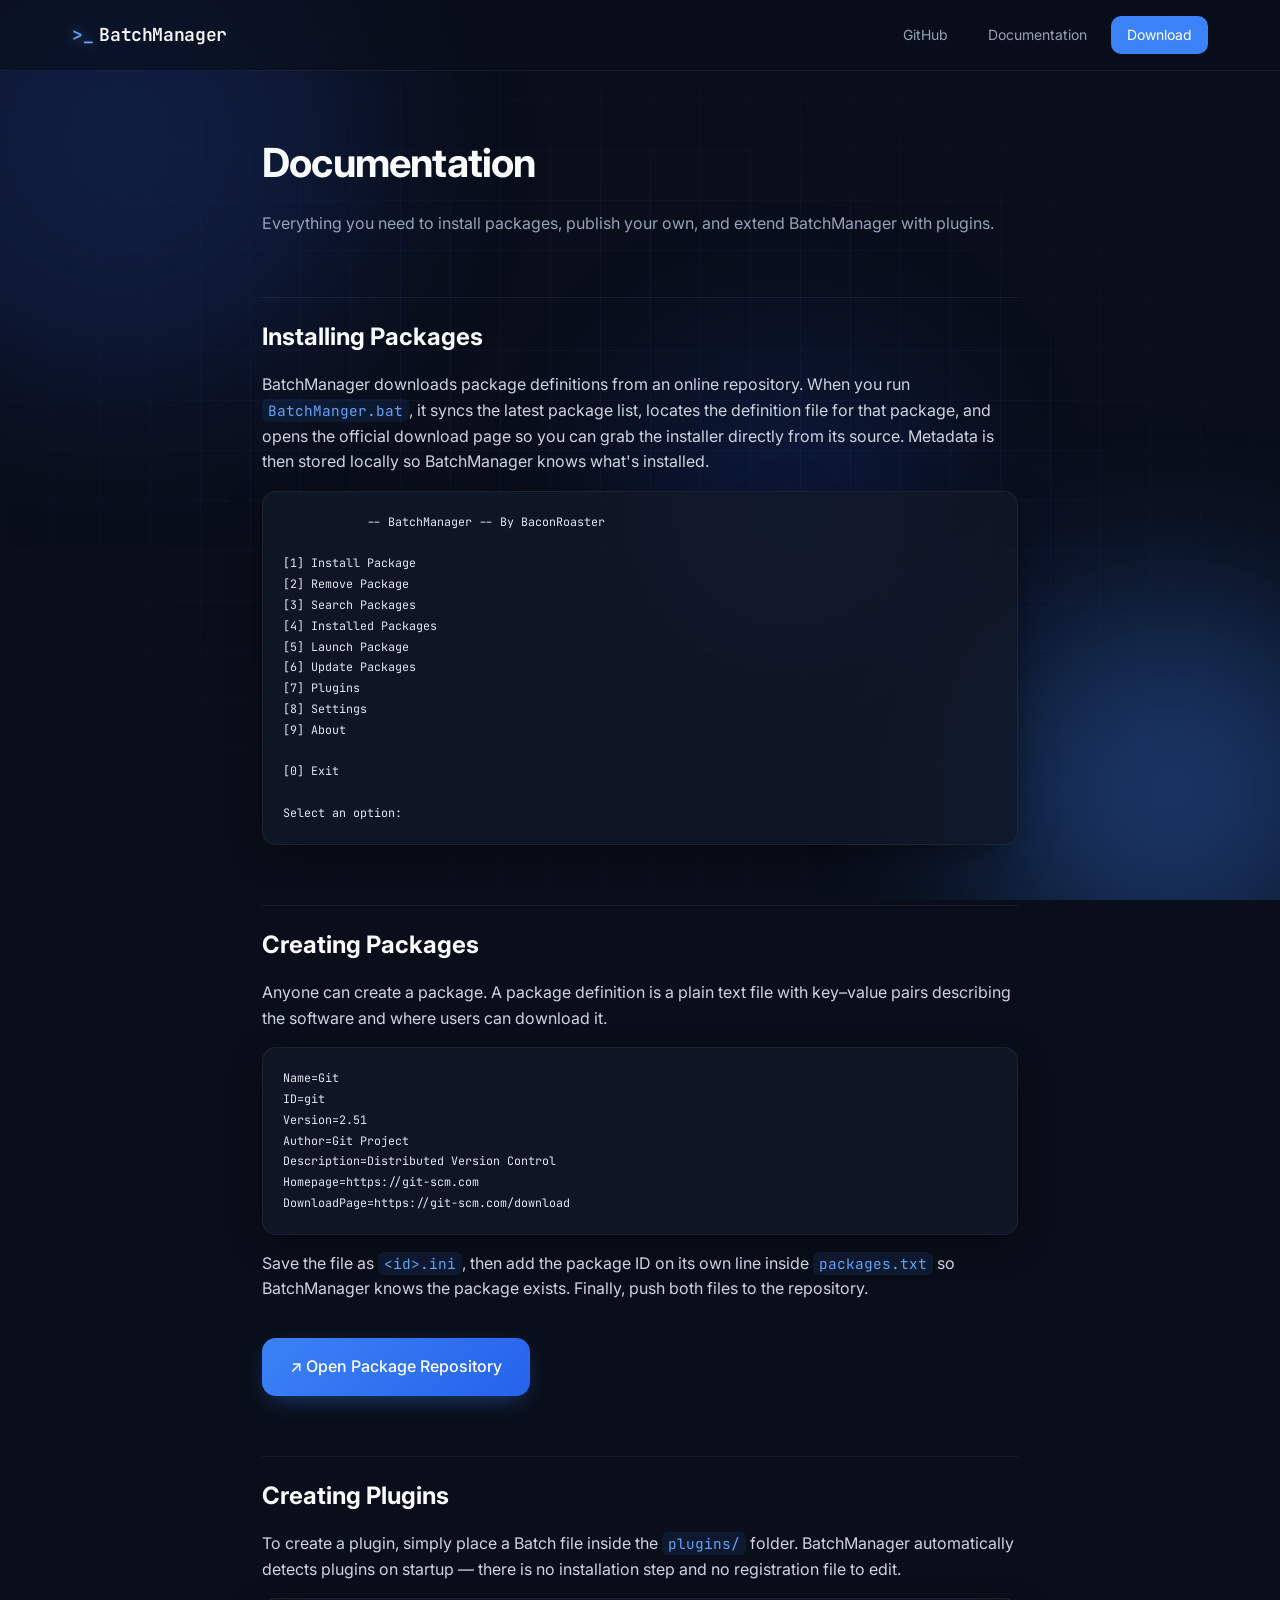
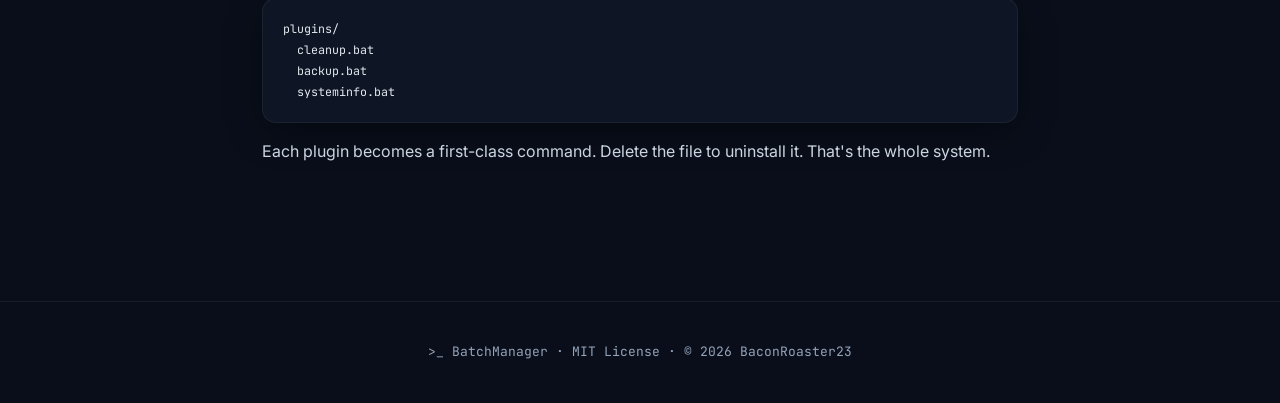
<file: assets/docs.html>
<!doctype html>
<html lang="en">
<head>
  <meta charset="utf-8" />
  <meta name="viewport" content="width=device-width,initial-scale=1" />
  <title>Documentation — BatchManager</title>
  <meta name="description" content="Learn how to install packages, create your own, and build plugins for BatchManager." />
  <link rel="icon" type="image/svg+xml" href="favicon.svg" />
  <link href="https://fonts.googleapis.com/css2?family=Inter:wght@400;500;600;700&family=JetBrains+Mono:wght@400;500;600&display=swap" rel="stylesheet" />
  <link rel="stylesheet" href="docs.css" />
</head>
<body>
  <div class="bg-layer" aria-hidden="true">
    <div class="bg-grid"></div>
    <div class="blob blob-1"></div>
    <div class="blob blob-2"></div>
    <div class="blob blob-3"></div>
  </div>

  <nav class="nav">
    <div class="nav-inner">
      <a class="logo"><span class="prompt">&gt;_</span>BatchManager</a>
      <div class="nav-links">
        <a class="nav-link" href="https://github.com/baconroaster23/BatchManager" target="_blank" rel="noopener">GitHub</a>
        <a class="nav-link" href="docs.html">Documentation</a>
        <a class="nav-link cta" href="https://github.com/baconroaster23/install" download>Download</a>
      </div>
    </div>
  </nav>

  <main class="docs-wrap">
    <h1>Documentation</h1>
    <p style="color:var(--muted)">Everything you need to install packages, publish your own, and extend BatchManager with plugins.</p>

    <h2>Installing Packages</h2>
    <p>
      BatchManager downloads package definitions from an online repository.
      When you run <code>BatchManger.bat</code>, it syncs the latest package list,
      locates the definition file for that package, and opens the official download page
      so you can grab the installer directly from its source. Metadata is then stored
      locally so BatchManager knows what's installed.
    </p>
    <pre><code>            -- BatchManager -- By BaconRoaster

[1] Install Package
[2] Remove Package
[3] Search Packages
[4] Installed Packages
[5] Launch Package
[6] Update Packages
[7] Plugins
[8] Settings
[9] About

[0] Exit

Select an option:</code></pre>

    <h2>Creating Packages</h2>
    <p>
      Anyone can create a package. A package definition is a plain text file with
      key–value pairs describing the software and where users can download it.
    </p>
    <pre><code>Name=Git
ID=git
Version=2.51
Author=Git Project
Description=Distributed Version Control
Homepage=https://git-scm.com
DownloadPage=https://git-scm.com/download</code></pre>
    <p>
      Save the file as <code>&lt;id&gt;.ini</code>, then add the package ID on its own line
      inside <code>packages.txt</code> so BatchManager knows the package exists. Finally,
      push both files to the repository.
    </p>
    <a class="repo-btn" href="https://github.com/baconroaster23/batchpkgsini" target="_blank" rel="noopener">
      ↗ Open Package Repository
    </a>

    <h2>Creating Plugins</h2>
    <p>
      To create a plugin, simply place a Batch file inside the <code>plugins/</code> folder.
      BatchManager automatically detects plugins on startup — there is no installation
      step and no registration file to edit.
    </p>
    <pre><code>plugins/
  cleanup.bat
  backup.bat
  systeminfo.bat</code></pre>
    <p>
      Each plugin becomes a first-class command. Delete the file to uninstall it.
      That's the whole system.
    </p>
  </main>

  <footer class="footer">
    <div class="container">
      &gt;_ BatchManager · MIT License · © 2026 BaconRoaster23
    </div>
  </footer>
</body>
</html>
</file>
<file: assets/docs.css>
/* =========================================================
   BatchManager — Documentation Page Styles
   Self-contained dark blue theme for docs.html.
   ========================================================= */

/* ---------- Root Tokens ---------- */
:root {
  --bg: #090E1A;
  --card: #111827;
  --primary: #3B82F6;
  --glow: #60A5FA;
  --text: #F8FAFC;
  --muted: #94A3B8;
  --border: rgba(255, 255, 255, 0.06);
  --radius: 14px;
  --radius-lg: 20px;
  --shadow-soft: 0 10px 40px -10px rgba(0, 0, 0, 0.6);
  --shadow-glow: 0 0 40px -10px rgba(59, 130, 246, 0.5);
  --font-mono: "JetBrains Mono", "Fira Code", ui-monospace, SFMono-Regular, Menlo, monospace;
  --font-sans: "Inter", -apple-system, BlinkMacSystemFont, "Segoe UI", Roboto, sans-serif;
}

/* ---------- Base ---------- */
*, *::before, *::after { box-sizing: border-box; }
html { scroll-behavior: smooth; }
body {
  margin: 0;
  background: var(--bg);
  color: var(--text);
  font-family: var(--font-sans);
  line-height: 1.6;
  -webkit-font-smoothing: antialiased;
  overflow-x: hidden;
  min-height: 100vh;
}
a { color: inherit; text-decoration: none; }

/* ---------- Animated Background ---------- */
.bg-layer {
  position: fixed;
  inset: 0;
  z-index: -2;
  pointer-events: none;
  overflow: hidden;
}
.bg-grid {
  position: absolute;
  inset: 0;
  background-image:
    linear-gradient(rgba(59, 130, 246, 0.05) 1px, transparent 1px),
    linear-gradient(90deg, rgba(59, 130, 246, 0.05) 1px, transparent 1px);
  background-size: 50px 50px;
  mask-image: radial-gradient(ellipse at center, black 40%, transparent 80%);
  -webkit-mask-image: radial-gradient(ellipse at center, black 40%, transparent 80%);
}
.blob {
  position: absolute;
  border-radius: 50%;
  filter: blur(90px);
  opacity: 0.35;
  animation: float 18s ease-in-out infinite;
}
.blob-1 { width: 480px; height: 480px; background: #1e3a8a; top: -100px; left: -120px; }
.blob-2 { width: 380px; height: 380px; background: #3B82F6; bottom: -80px; right: -80px; animation-delay: -6s; }
.blob-3 { width: 300px; height: 300px; background: #1d4ed8; top: 40%; left: 50%; animation-delay: -12s; opacity: 0.2; }

@keyframes float {
  0%, 100% { transform: translate(0, 0) scale(1); }
  50% { transform: translate(40px, -30px) scale(1.1); }
}

/* ---------- Navigation ---------- */
.nav {
  position: sticky;
  top: 0;
  z-index: 100;
  backdrop-filter: blur(16px);
  -webkit-backdrop-filter: blur(16px);
  background: rgba(9, 14, 26, 0.6);
  border-bottom: 1px solid var(--border);
  transition: background 0.3s ease;
}
.nav-inner {
  max-width: 1200px;
  margin: 0 auto;
  padding: 16px 32px;
  display: flex;
  align-items: center;
  justify-content: space-between;
}
.logo {
  font-family: var(--font-mono);
  font-size: 18px;
  font-weight: 600;
  letter-spacing: -0.02em;
}
.logo .prompt {
  color: var(--glow);
  text-shadow: 0 0 12px rgba(96, 165, 250, 0.7);
  margin-right: 6px;
}
.nav-links {
  display: flex;
  gap: 8px;
  align-items: center;
}
.nav-link {
  padding: 8px 16px;
  border-radius: 10px;
  font-size: 14px;
  color: var(--muted);
  transition: all 0.2s ease;
}
.nav-link:hover { color: var(--text); background: rgba(255,255,255,0.04); }
.nav-link.cta {
  background: var(--primary);
  color: white;
  box-shadow: 0 0 0 rgba(59, 130, 246, 0);
  transition: box-shadow 0.3s ease, transform 0.2s ease;
}
.nav-link.cta:hover {
  color: white;
  box-shadow: 0 0 24px rgba(59, 130, 246, 0.6);
  transform: translateY(-1px);
}

/* ---------- Docs Content ---------- */
.docs-wrap {
  max-width: 820px;
  margin: 0 auto;
  padding: 60px 32px 120px;
}
.docs-wrap h1 {
  font-size: 2.5rem;
  letter-spacing: -0.02em;
  margin: 0 0 12px;
}
.docs-wrap h2 {
  font-size: 1.5rem;
  margin: 60px 0 16px;
  padding-top: 20px;
  border-top: 1px solid var(--border);
}
.docs-wrap p, .docs-wrap li { color: #cbd5e1; }
.docs-wrap code {
  font-family: var(--font-mono);
  background: rgba(59,130,246,0.1);
  color: var(--glow);
  padding: 2px 6px;
  border-radius: 6px;
  font-size: 0.9em;
}
.docs-wrap pre {
  background: rgba(17,24,39,0.8);
  border: 1px solid var(--border);
  border-radius: var(--radius);
  padding: 20px;
  overflow-x: auto;
  font-family: var(--font-mono);
  font-size: 13px;
  color: #e2e8f0;
  box-shadow: var(--shadow-soft);
}
.docs-wrap pre code { background: none; color: inherit; padding: 0; }
.docs-wrap a.inline { color: var(--glow); border-bottom: 1px dashed rgba(96,165,250,0.4); }
.repo-btn {
  display: inline-flex;
  align-items: center;
  gap: 10px;
  margin-top: 20px;
  padding: 16px 28px;
  border-radius: 14px;
  background: linear-gradient(135deg, var(--primary), #2563eb);
  color: white;
  font-weight: 500;
  box-shadow: 0 8px 24px -8px rgba(59, 130, 246, 0.5);
  transition: all 0.25s ease;
}
.repo-btn:hover {
  transform: translateY(-2px);
  box-shadow: 0 12px 32px -8px rgba(59, 130, 246, 0.8), 0 0 40px -10px var(--glow);
}

/* ---------- Footer ---------- */
.footer {
  padding: 40px 0;
  border-top: 1px solid var(--border);
  text-align: center;
  color: var(--muted);
  font-size: 13px;
  font-family: var(--font-mono);
}

/* ---------- Responsive ---------- */
@media (max-width: 900px) {
  .nav-inner { padding: 14px 20px; }
  .nav-link { padding: 6px 10px; font-size: 13px; }
  .docs-wrap { padding: 40px 20px 100px; }
}
@media (max-width: 520px) {
  .nav-links { gap: 2px; }
  .docs-wrap h1 { font-size: 2rem; }
  .docs-wrap h2 { font-size: 1.25rem; }
}
</file>
